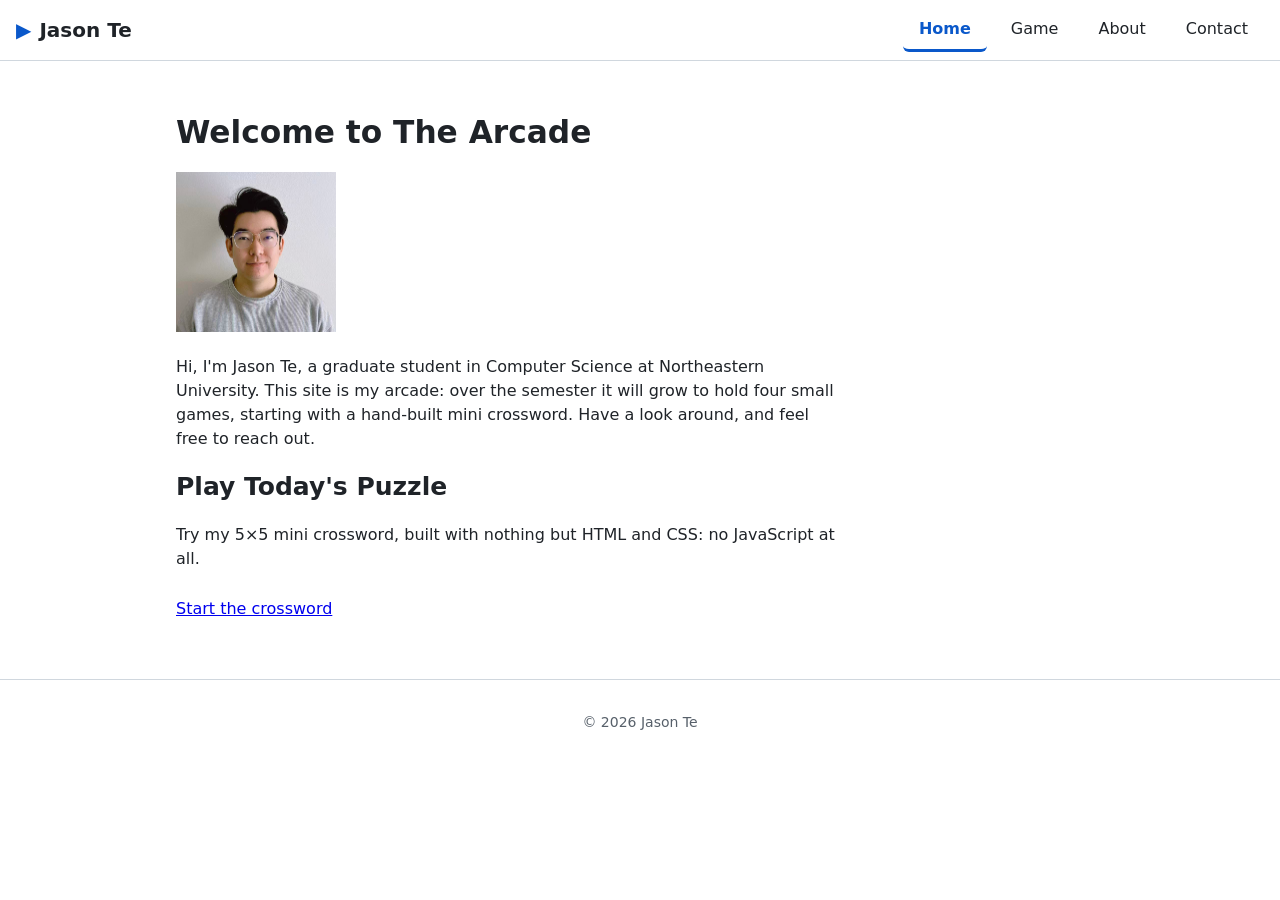
<file: index.html>
<!DOCTYPE html>
<html lang="en">
<head>
    <meta charset="UTF-8">
    <meta name="viewport" content="width=device-width, initial-scale=1.0">
    <title>Home | Jason Te</title>
    <link rel="stylesheet" href="css/styles.css">
</head>
<body>
    <header>
        <a href="./" class="site-title">Jason Te</a>
        <nav>
            <ul>
                <li>
                    <a href="./" aria-current="page">Home</a>
                </li>
                <li>
                    <a href="game/">Game</a>
                </li>
                <li>
                    <a href="about/">About</a>
                </li>
                <li>
                    <a href="contact/">Contact</a>
                </li>
            </ul>
        </nav>
    </header>
    <main>
        <h1>Welcome to The Arcade</h1>
        <img src="images/avatar.jpg" alt="Portrait of Jason Te" width="160" height="160">
        <p>Hi, I'm Jason Te, a graduate student in Computer Science at Northeastern University. This site is my arcade: over the semester it will grow to hold four small games, starting with a hand-built mini crossword. Have a look around, and feel free to reach out.</p>
        <section>
            <h2>Play Today's Puzzle</h2>
            <p>Try my 5×5 mini crossword, built with nothing but HTML and CSS: no JavaScript at all.</p>
            <p><a href="game/">Start the crossword</a></p>
        </section>
    </main>
    <footer>
        <p>
            © 2026 Jason Te
        </p>
    </footer>
</body>
</html>
</file>
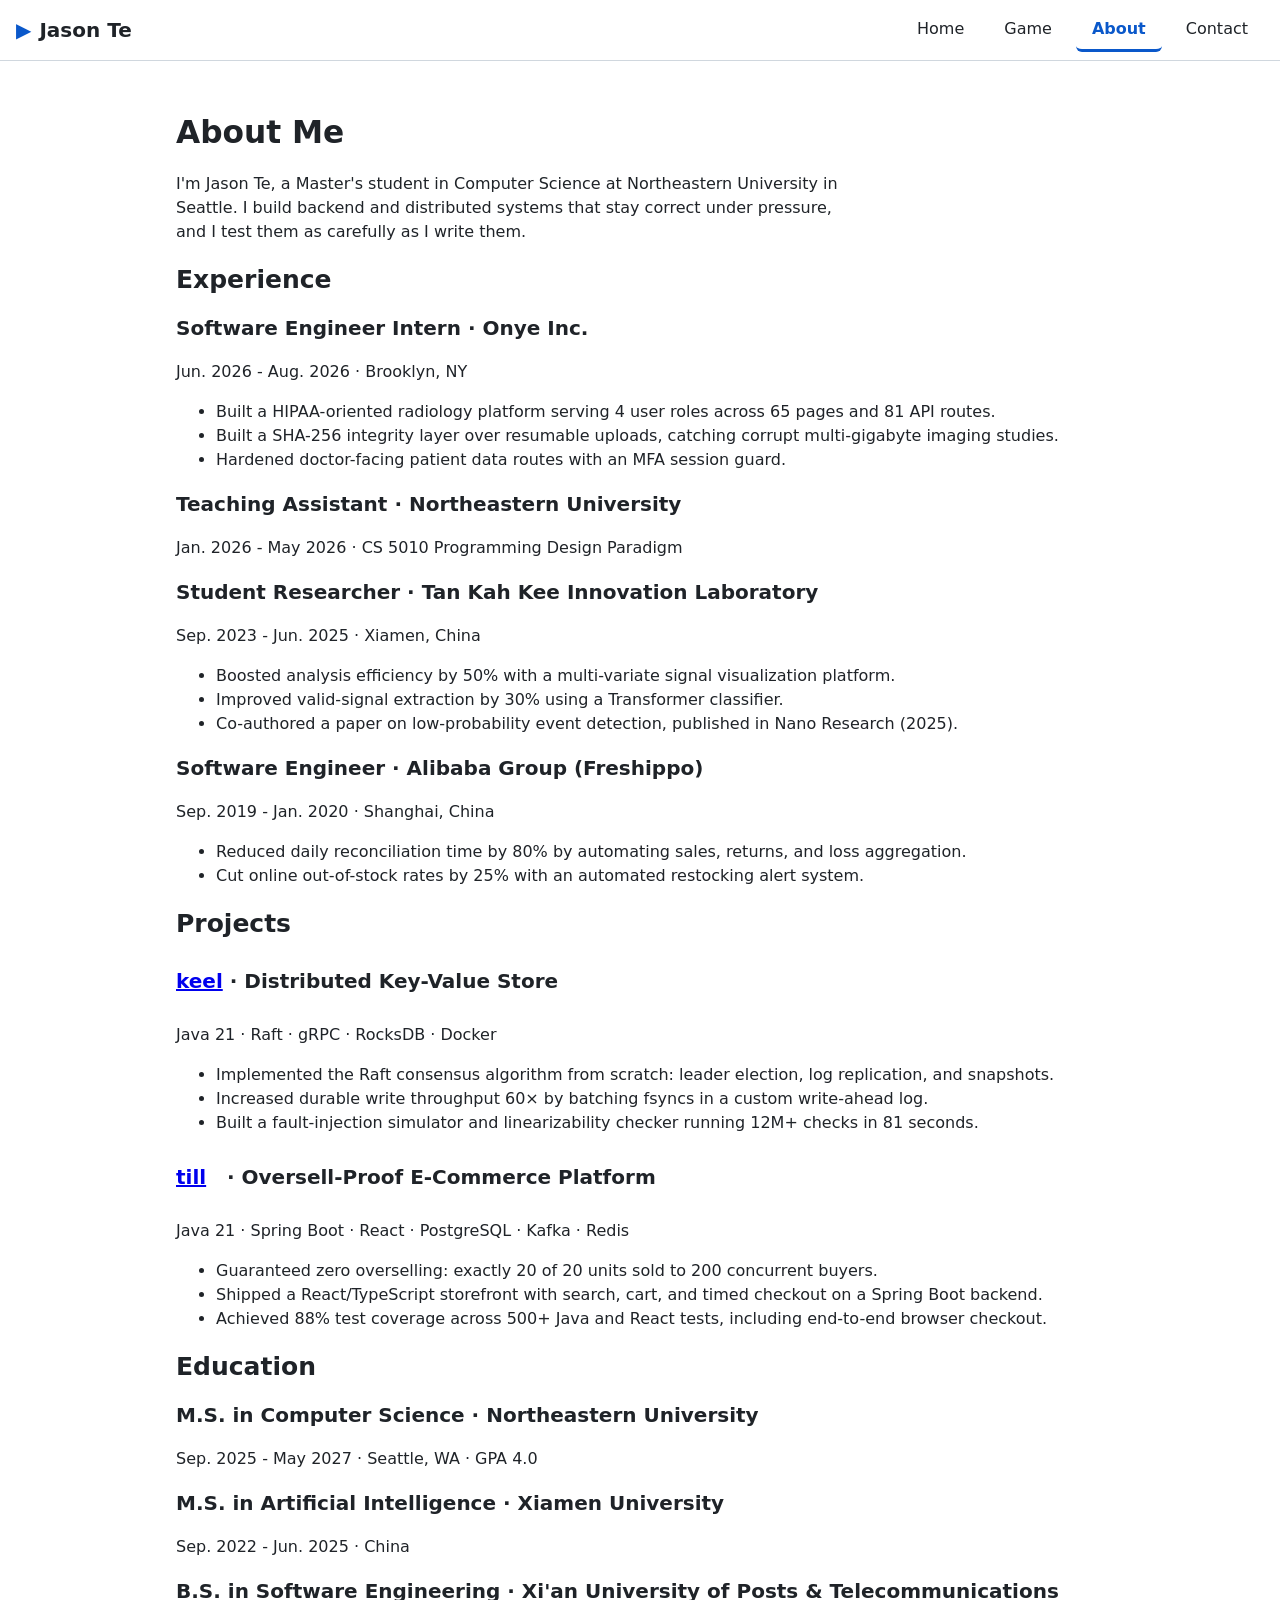
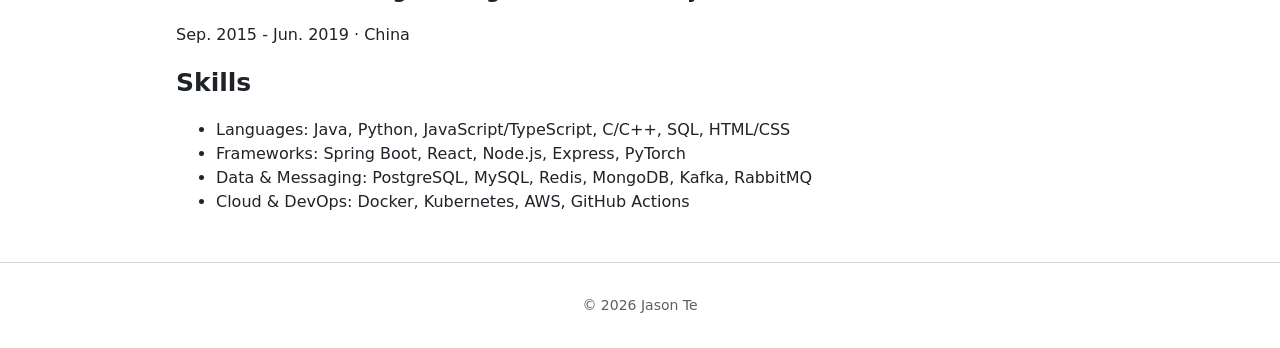
<file: about/index.html>
<!DOCTYPE html>
<html lang="en">
<head>
    <meta charset="UTF-8">
    <meta name="viewport" content="width=device-width, initial-scale=1.0">
    <title>About | Jason Te</title>
    <link rel="stylesheet" href="../css/styles.css">
</head>
<body>
    <header>
        <a href="../" class="site-title">Jason Te</a>
        <nav>
            <ul>
                <li>
                    <a href="../">Home</a>
                </li>
                <li>
                    <a href="../game/">Game</a>
                </li>
                <li>
                    <a href="../about/"  aria-current="page">About</a>
                </li>
                <li>
                    <a href="../contact/">Contact</a>
                </li>
            </ul>
        </nav>
    </header>
    <main>
        <h1>About Me</h1>
        <p>
            I'm Jason Te, a Master's student in Computer Science at Northeastern University in Seattle.
            I build backend and distributed systems that stay correct under pressure, and I test them
            as carefully as I write them.
        </p>

        <section>
            <h2>Experience</h2>
            <article>
                <h3>Software Engineer Intern · Onye Inc.</h3>
                <p>Jun. 2026 - Aug. 2026 · Brooklyn, NY</p>
                <ul>
                    <li>Built a HIPAA-oriented radiology platform serving 4 user roles across 65 pages and 81 API routes.</li>
                    <li>Built a SHA-256 integrity layer over resumable uploads, catching corrupt multi-gigabyte imaging studies.</li>
                    <li>Hardened doctor-facing patient data routes with an MFA session guard.</li>
                </ul>
            </article>
            <article>
                <h3>Teaching Assistant · Northeastern University</h3>
                <p>Jan. 2026 - May 2026 · CS 5010 Programming Design Paradigm</p>
            </article>
            <article>
                <h3>Student Researcher · Tan Kah Kee Innovation Laboratory</h3>
                <p>Sep. 2023 - Jun. 2025 · Xiamen, China</p>
                <ul>
                    <li>Boosted analysis efficiency by 50% with a multi-variate signal visualization platform.</li>
                    <li>Improved valid-signal extraction by 30% using a Transformer classifier.</li>
                    <li>Co-authored a paper on low-probability event detection, published in Nano Research (2025).</li>
                </ul>
            </article>
            <article>
                <h3>Software Engineer · Alibaba Group (Freshippo)</h3>
                <p>Sep. 2019 - Jan. 2020 · Shanghai, China</p>
                <ul>
                    <li>Reduced daily reconciliation time by 80% by automating sales, returns, and loss aggregation.</li>
                    <li>Cut online out-of-stock rates by 25% with an automated restocking alert system.</li>
                </ul>
            </article>
        </section>

        <section>
            <h2>Projects</h2>
            <article>
                <h3><a href="https://github.com/jason-te-sde/keel">keel</a> · Distributed Key-Value Store</h3>
                <p>Java 21 · Raft · gRPC · RocksDB · Docker</p>
                <ul>
                    <li>Implemented the Raft consensus algorithm from scratch: leader election, log replication, and snapshots.</li>
                    <li>Increased durable write throughput 60× by batching fsyncs in a custom write-ahead log.</li>
                    <li>Built a fault-injection simulator and linearizability checker running 12M+ checks in 81 seconds.</li>
                </ul>
            </article>
            <article>
                <h3><a href="https://github.com/jason-te-sde/till">till</a> · Oversell-Proof E-Commerce Platform</h3>
                <p>Java 21 · Spring Boot · React · PostgreSQL · Kafka · Redis</p>
                <ul>
                    <li>Guaranteed zero overselling: exactly 20 of 20 units sold to 200 concurrent buyers.</li>
                    <li>Shipped a React/TypeScript storefront with search, cart, and timed checkout on a Spring Boot backend.</li>
                    <li>Achieved 88% test coverage across 500+ Java and React tests, including end-to-end browser checkout.</li>
                </ul>
            </article>
        </section>

        <section>
            <h2>Education</h2>
            <article>
                <h3>M.S. in Computer Science · Northeastern University</h3>
                <p>Sep. 2025 - May 2027 · Seattle, WA · GPA 4.0</p>
            </article>
            <article>
                <h3>M.S. in Artificial Intelligence · Xiamen University</h3>
                <p>Sep. 2022 - Jun. 2025 · China</p>
            </article>
            <article>
                <h3>B.S. in Software Engineering · Xi'an University of Posts &amp; Telecommunications</h3>
                <p>Sep. 2015 - Jun. 2019 · China</p>
            </article>
        </section>

        <section>
            <h2>Skills</h2>
            <ul>
                <li>Languages: Java, Python, JavaScript/TypeScript, C/C++, SQL, HTML/CSS</li>
                <li>Frameworks: Spring Boot, React, Node.js, Express, PyTorch</li>
                <li>Data &amp; Messaging: PostgreSQL, MySQL, Redis, MongoDB, Kafka, RabbitMQ</li>
                <li>Cloud &amp; DevOps: Docker, Kubernetes, AWS, GitHub Actions</li>
            </ul>
        </section>
    </main>
    <footer>
        <p>
            © 2026 Jason Te
        </p>
    </footer>
</body>
</html>
</file>
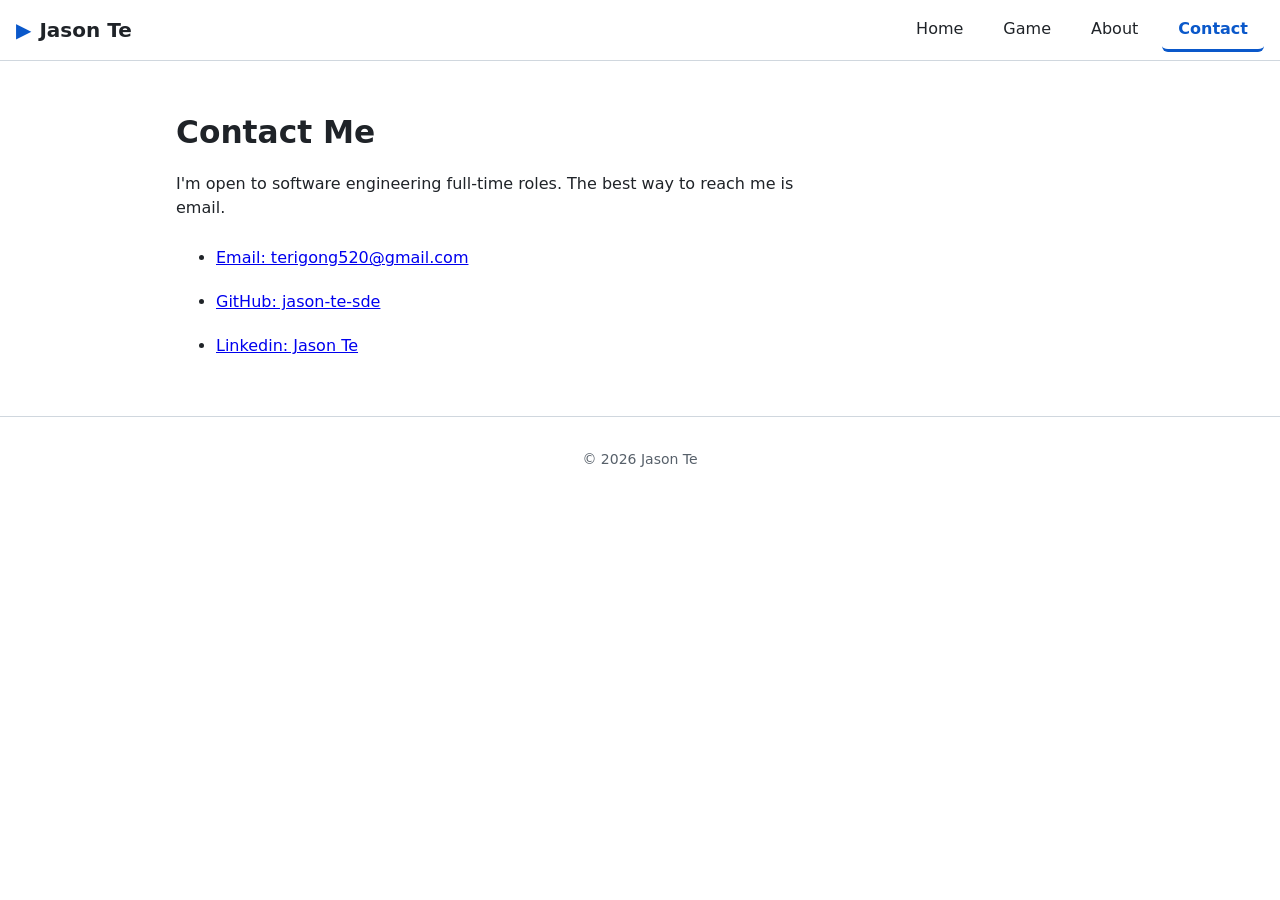
<file: contact/index.html>
<!DOCTYPE html>
<html lang="en">
<head>
    <meta charset="UTF-8">
    <meta name="viewport" content="width=device-width, initial-scale=1.0">
    <title>Contact | Jason Te</title>
    <link rel="stylesheet" href="../css/styles.css">
</head>
<body>
    <header>
        <a href="../" class="site-title">Jason Te</a>
        <nav>
            <ul>
                <li>
                    <a href="../">Home</a>
                </li>
                <li>
                    <a href="../game/">Game</a>
                </li>
                <li>
                    <a href="../about/">About</a>
                </li>
                <li>
                    <a href="../contact/" aria-current="page">Contact</a>
                </li>
            </ul>
        </nav>
    </header>
    <main>
        <h1>Contact Me</h1>
        <p>I'm open to software engineering full-time roles. The best way to reach me is email.</p>
        <ul>
            <li><a href="mailto:terigong520@gmail.com">Email: terigong520@gmail.com</a></li>
            <li><a href="https://github.com/jason-te-sde">GitHub: jason-te-sde</a></li>
            <li><a href="https://www.linkedin.com/in/jason-te-sde/">Linkedin: Jason Te</a></li>
        </ul>
    </main>
    <footer>
        <p>
            © 2026 Jason Te
        </p>
    </footer>
</body>
</html>
</file>
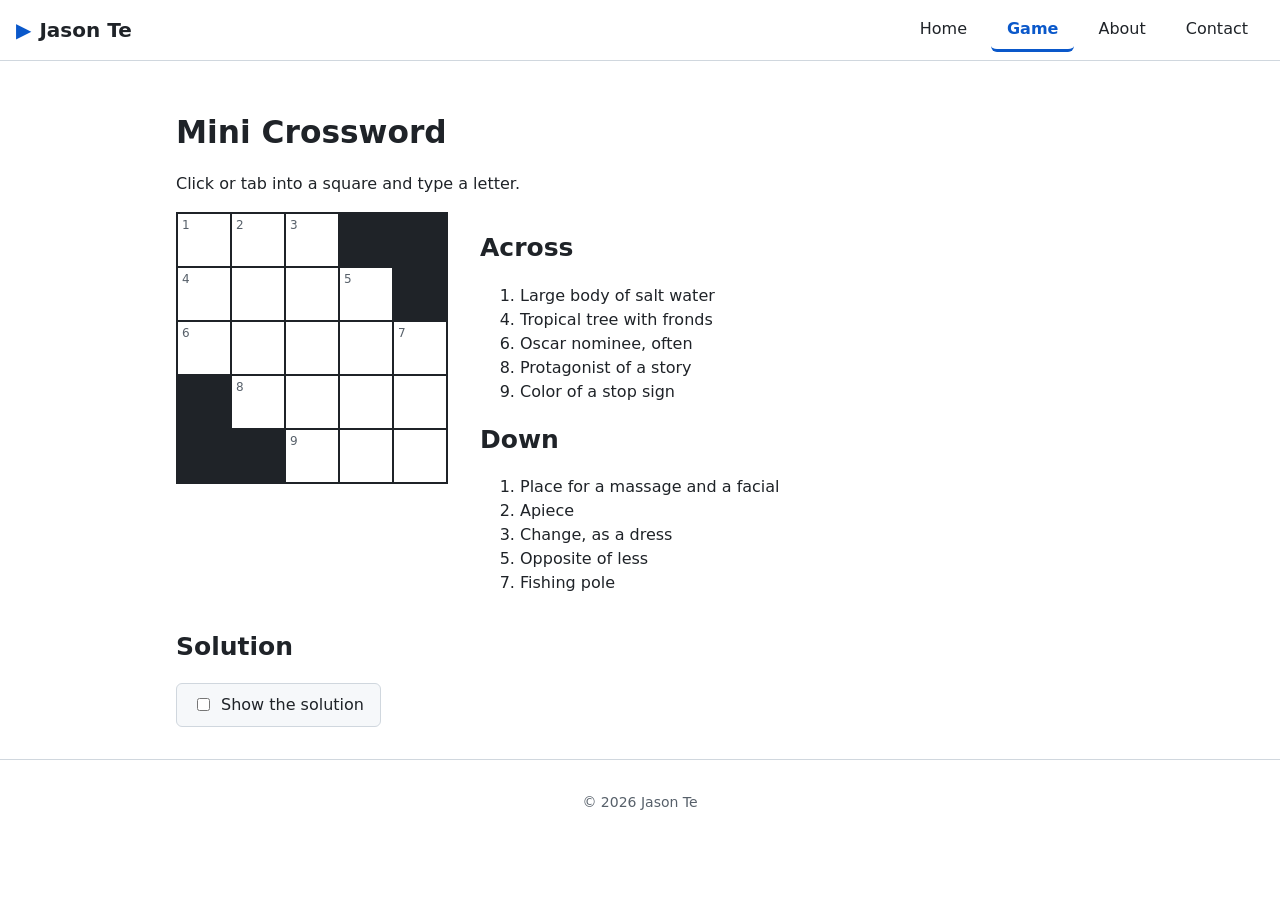
<file: game/index.html>
<!DOCTYPE html>
<html lang="en">
<head>
    <meta charset="UTF-8">
    <meta name="viewport" content="width=device-width, initial-scale=1.0">
    <title>Game | Jason Te</title>
    <link rel="stylesheet" href="../css/styles.css">
    <link rel="stylesheet" href="game.css">
</head>
<body>
    <header>
        <a href="../" class="site-title">Jason Te</a>
        <nav>
            <ul>
                <li>
                    <a href="../">Home</a>
                </li>
                <li>
                    <a href="../game/" aria-current="page">Game</a>
                </li>
                <li>
                    <a href="../about/">About</a>
                </li>
                <li>
                    <a href="../contact/">Contact</a>
                </li>
            </ul>
        </nav>
    </header>
    <main>
        <h1>Mini Crossword</h1>
        <p>Click or tab into a square and type a letter.</p>
        <div class="puzzle">
            <div class="grid">
                <div class="cell">
                    <span class="cell-number" aria-hidden="true">1</span>
                    <input type="text" maxlength="1" aria-label="Row 1, column 1: 1 Across, 1 Down">
                </div>
                <div class="cell">
                    <span class="cell-number" aria-hidden="true">2</span>
                    <input type="text" maxlength="1" aria-label="Row 1, column 2: 1 Across, 2 Down">
                </div>
                <div class="cell">
                    <span class="cell-number" aria-hidden="true">3</span>
                    <input type="text" maxlength="1" aria-label="Row 1, column 3: 1 Across, 3 Down">
                </div>
                <div class="cell cell-block"></div>
                <div class="cell cell-block"></div>
                <div class="cell">
                    <span class="cell-number" aria-hidden="true">4</span>
                    <input type="text" maxlength="1" aria-label="Row 2, column 1: 4 Across, 1 Down">
                </div>
                <div class="cell"><input type="text" maxlength="1" aria-label="Row 2, column 2: 4 Across, 2 Down"></div>
                <div class="cell"><input type="text" maxlength="1" aria-label="Row 2, column 3: 4 Across, 3 Down"></div>
                <div class="cell">
                    <span class="cell-number" aria-hidden="true">5</span>
                    <input type="text" maxlength="1" aria-label="Row 2, column 4: 4 Across, 5 Down">
                </div>
                <div class="cell cell-block"></div>
                <div class="cell">
                    <span class="cell-number" aria-hidden="true">6</span>
                    <input type="text" maxlength="1" aria-label="Row 3, column 1: 6 Across, 1 Down">
                </div>
                <div class="cell"><input type="text" maxlength="1" aria-label="Row 3, column 2: 6 Across, 2 Down"></div>
                <div class="cell"><input type="text" maxlength="1" aria-label="Row 3, column 3: 6 Across, 3 Down"></div>
                <div class="cell"><input type="text" maxlength="1" aria-label="Row 3, column 4: 6 Across, 5 Down"></div>
                <div class="cell">
                    <span class="cell-number" aria-hidden="true">7</span>
                    <input type="text" maxlength="1" aria-label="Row 3, column 5: 6 Across, 7 Down">
                </div>
                <div class="cell cell-block"></div>
                <div class="cell">
                    <span class="cell-number" aria-hidden="true">8</span>
                    <input type="text" maxlength="1" aria-label="Row 4, column 2: 8 Across, 2 Down">
                </div>
                <div class="cell"><input type="text" maxlength="1" aria-label="Row 4, column 3: 8 Across, 3 Down"></div>
                <div class="cell"><input type="text" maxlength="1" aria-label="Row 4, column 4: 8 Across, 5 Down"></div>
                <div class="cell"><input type="text" maxlength="1" aria-label="Row 4, column 5: 8 Across, 7 Down"></div>
                <div class="cell cell-block"></div>
                <div class="cell cell-block"></div>
                <div class="cell">
                    <span class="cell-number" aria-hidden="true">9</span>
                    <input type="text" maxlength="1" aria-label="Row 5, column 3: 9 Across, 3 Down">
                </div>
                <div class="cell"><input type="text" maxlength="1" aria-label="Row 5, column 4: 9 Across, 5 Down"></div>
                <div class="cell"><input type="text" maxlength="1" aria-label="Row 5, column 5: 9 Across, 7 Down"></div>
            </div>
            <div class="clues">
                <section>
                    <h2>Across</h2>
                    <ol>
                        <li value="1">Large body of salt water</li>
                        <li value="4">Tropical tree with fronds</li>
                        <li value="6">Oscar nominee, often</li>
                        <li value="8">Protagonist of a story</li>
                        <li value="9">Color of a stop sign</li>
                    </ol>
                </section>
                <section>
                    <h2>Down</h2>
                    <ol>
                        <li value="1">Place for a massage and a facial</li>
                        <li value="2">Apiece</li>
                        <li value="3">Change, as a dress</li>
                        <li value="5">Opposite of less</li>
                        <li value="7">Fishing pole</li>
                    </ol>
                </section>
            </div>
        </div>
        <section class="solution-area">
            <h2>Solution</h2>
            <label class="reveal-label">
                <input type="checkbox" class="reveal-toggle">
                Show the solution
            </label>
            <div class="solution">
                <ul>
                    <li>1 Across: SEA</li>
                    <li>4 Across: PALM</li>
                    <li>6 Across: ACTOR</li>
                    <li>8 Across: HERO</li>
                    <li>9 Across: RED</li>
                    <li>1 Down: SPA</li>
                    <li>2 Down: EACH</li>
                    <li>3 Down: ALTER</li>
                    <li>5 Down: MORE</li>
                    <li>7 Down: ROD</li>
                </ul>
            </div>
        </section>
    </main>
    <footer>
        <p>
            © 2026 Jason Te
        </p>
    </footer>
</body>
</html>
</file>
<file: css/styles.css>
:root {
    --color-bg: #ffffff;
    --color-text: #1f2328;
    --color-text-muted: #57606a;
    --color-accent: #0a58ca;
    --color-accent-dark: #084298;
    --color-surface: #f6f8fa;
    --color-border: #d0d7de;
    
    --space-1: 0.25rem;
    --space-2: 0.5rem;
    --space-3: 1rem;
    --space-4: 2rem;
    --space-5: 4rem;
    
    --font-size-sm: 0.875rem;
    --font-size-base: 1rem;
    --font-size-lg: 1.25rem;
    --font-size-xl: 1.563rem;
    --font-size-2xl: 1.953rem;

    --font-body: system-ui, -apple-system, "Segoe UI", Roboto, sans-serif;

    --max-width-text: 65ch;
    --tap-min: 44px;
    --radius: 6px;

    --max-width-page: 60rem;

    --cell-size: 3.25rem;
}

*, *::before, *::after {
    box-sizing: border-box;
}

body {
    background-color: var(--color-bg);
    color: var(--color-text);
    margin: 0;
    font-family: var(--font-body);
    line-height: 1.5;
}

header {
    position: sticky;
    top: 0;
    background-color: var(--color-bg);
    border-bottom: 1px solid var(--color-border);
    padding: var(--space-2) var(--space-3);
    display: flex;
    justify-content: space-between;
    align-items: center;
}

nav ul {
    list-style: none;
    margin: 0;
    padding: 0;
    display: flex;
    gap: var(--space-2);
}

nav a {
    display: flex;
    align-items: center;
    min-height: var(--tap-min);
    padding: 0 var(--space-3);
    color: var(--color-text);
    text-decoration: none;
    border-bottom: 3px solid transparent;
    border-radius: var(--radius);
    transition: color 0.2s, background-color 0.2s;
}

nav a[aria-current="page"] {
    color: var(--color-accent);
    font-weight: 600;
    border-bottom-color: var(--color-accent);
}

nav a:hover {
    color: var(--color-accent-dark);
    background-color: var(--color-surface);
}

a:focus-visible {
    outline: 3px solid var(--color-accent-dark);
    outline-offset: 2px;
    border-radius: var(--radius);
}

.site-title {
    font-size: var(--font-size-lg);
    font-weight: 700;
    color: var(--color-text);
    text-decoration: none;
    display: flex;
    align-items: center;
    min-height: var(--tap-min);
}

.site-title::before {
    content: "▶" / "";
    color: var(--color-accent);
    margin-right: var(--space-2);
}

main a {
    display: inline-flex;
    align-items: center;
    min-height: var(--tap-min);
    min-width: var(--tap-min);
}

main {
    max-width: var(--max-width-page);
    margin: 0 auto;
    padding: var(--space-4) var(--space-3);
}

p {
    max-width: var(--max-width-text);
}

h1, h2, h3 {
    line-height: 1.2;
}

h1 {
    font-size: var(--font-size-2xl);
}

h2 {
    font-size: var(--font-size-xl);
}

h3 {
    font-size: var(--font-size-lg);
}

footer {
    border-top: 1px solid var(--color-border);
    padding: var(--space-4) var(--space-3);
    text-align: center;
    color: var(--color-text-muted);
    font-size: var(--font-size-sm);
}

footer p {
    margin: 0 auto;
}

@media (max-width: 40rem) {
    nav {
        position: fixed;
        bottom: 0;
        left: 0;
        right: 0;
        background-color: var(--color-bg);
        border-top: 1px solid var(--color-border);
    }

    nav ul {
        justify-content: space-around;
    }

    nav a {
        padding: 0 var(--space-2);
    }

    body {
        padding-bottom: var(--space-5);
    }
}
</file>
<file: game/game.css>
.grid {
    display: grid;
    grid-template-columns: repeat(5, var(--cell-size));
    gap: 2px;
    background-color: var(--color-text);
    border: 2px solid var(--color-text);
    width: fit-content;
}

.cell {
    position: relative;
    height: var(--cell-size);
    background-color: var(--color-bg);
}

.cell-block {
    background-color: var(--color-text);
}

.cell input {
    width: 100%;
    height: 100%;
    border: none;
    padding: 0;
    background-color: transparent;
    text-align: center;
    font-family: inherit;
    font-size: var(--font-size-lg);
    text-transform: uppercase;
    color: var(--color-text);
}

.cell-number {
    position: absolute;
    top: 2px;
    left: 4px;
    font-size: 0.75rem;
    color: var(--color-text-muted);
    pointer-events: none;
}

.cell input:focus-visible {
    outline: 3px solid var(--color-accent);
    outline-offset: -3px;
    background-color: var(--color-surface);
}

.solution {
    display: none;
}

.solution-area:has(.reveal-toggle:checked) .solution {
    display: block;
}

.puzzle {
    display: flex;
    flex-wrap: wrap;
    gap: var(--space-4);
    align-items: flex-start;
}

.reveal-label {
    display: inline-flex;
    align-items: center;
    gap: var(--space-2);
    min-height: var(--tap-min);
    padding: 0 var(--space-3);
    border: 1px solid var(--color-border);
    border-radius: var(--radius);
    background-color: var(--color-surface);
    cursor: pointer;
}

.reveal-toggle:focus-visible {
    outline: 3px solid var(--color-accent-dark);
    outline-offset: 2px;
}
</file>
